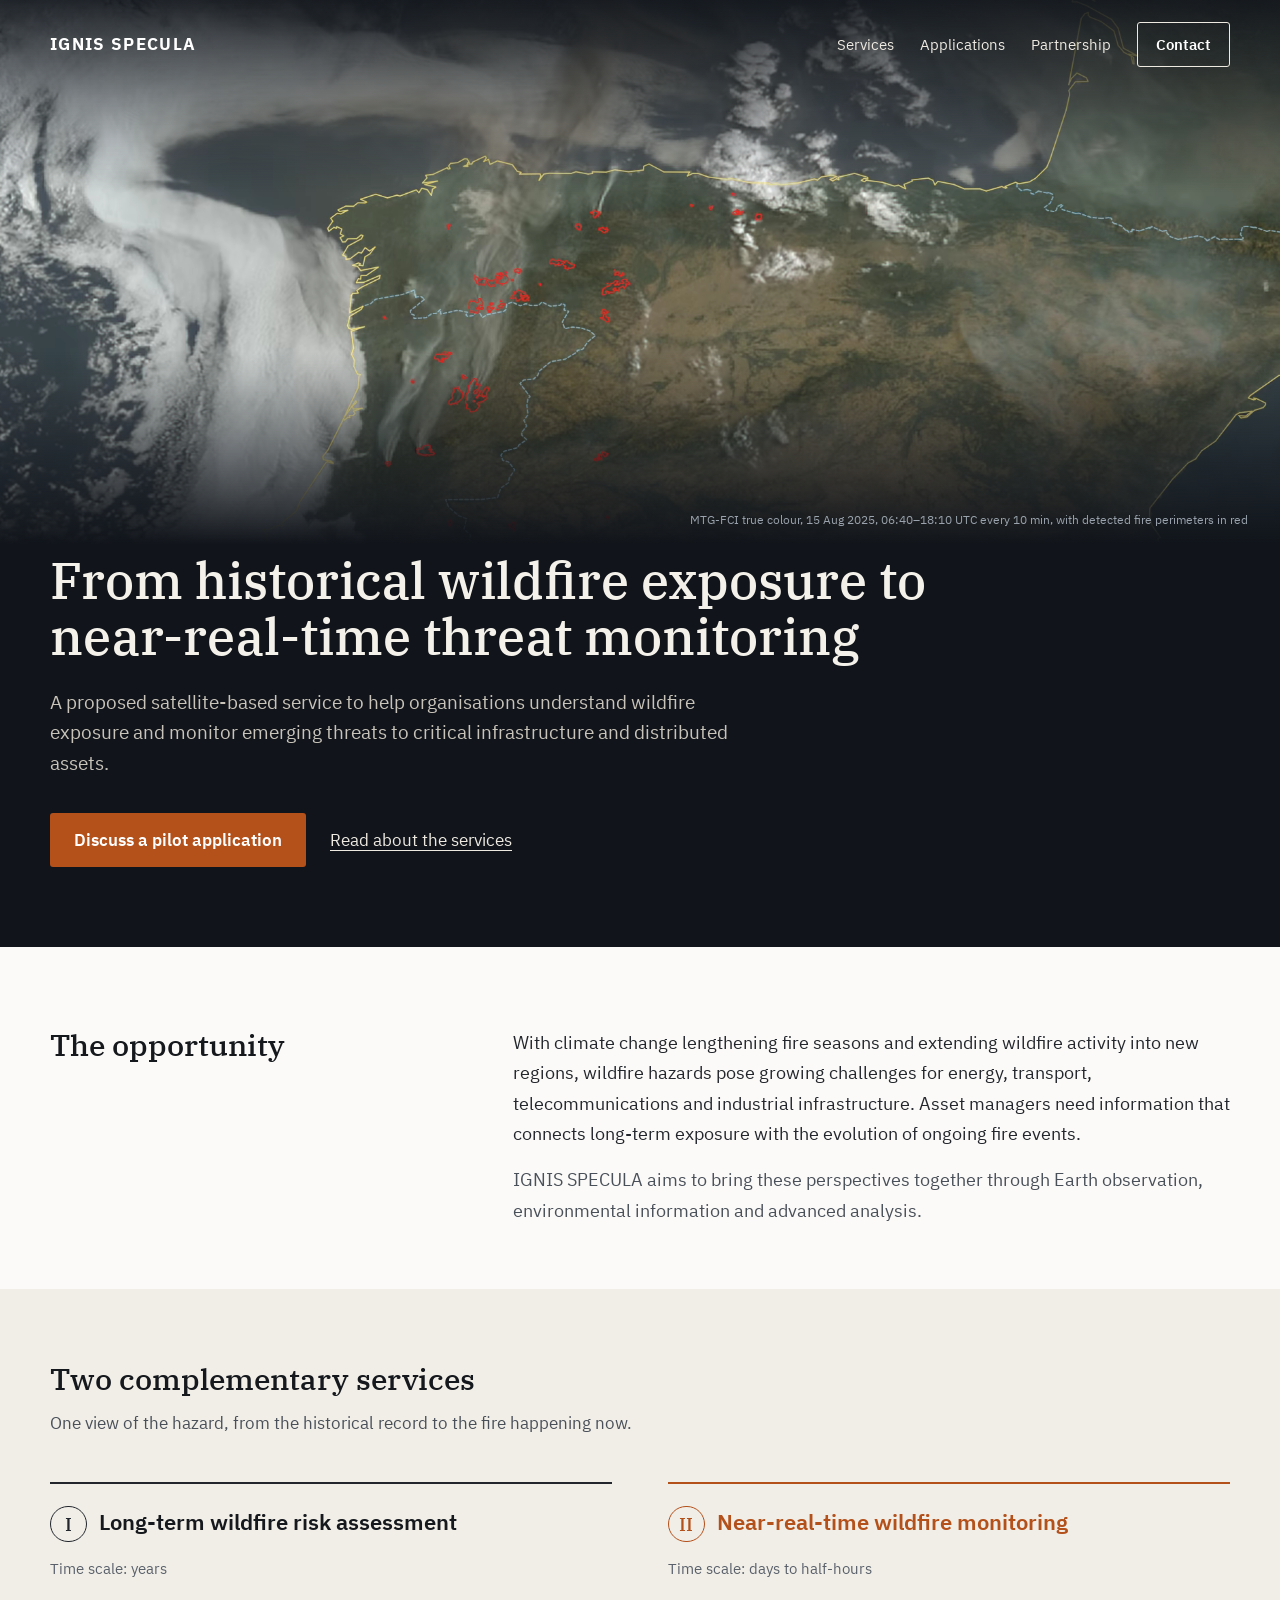
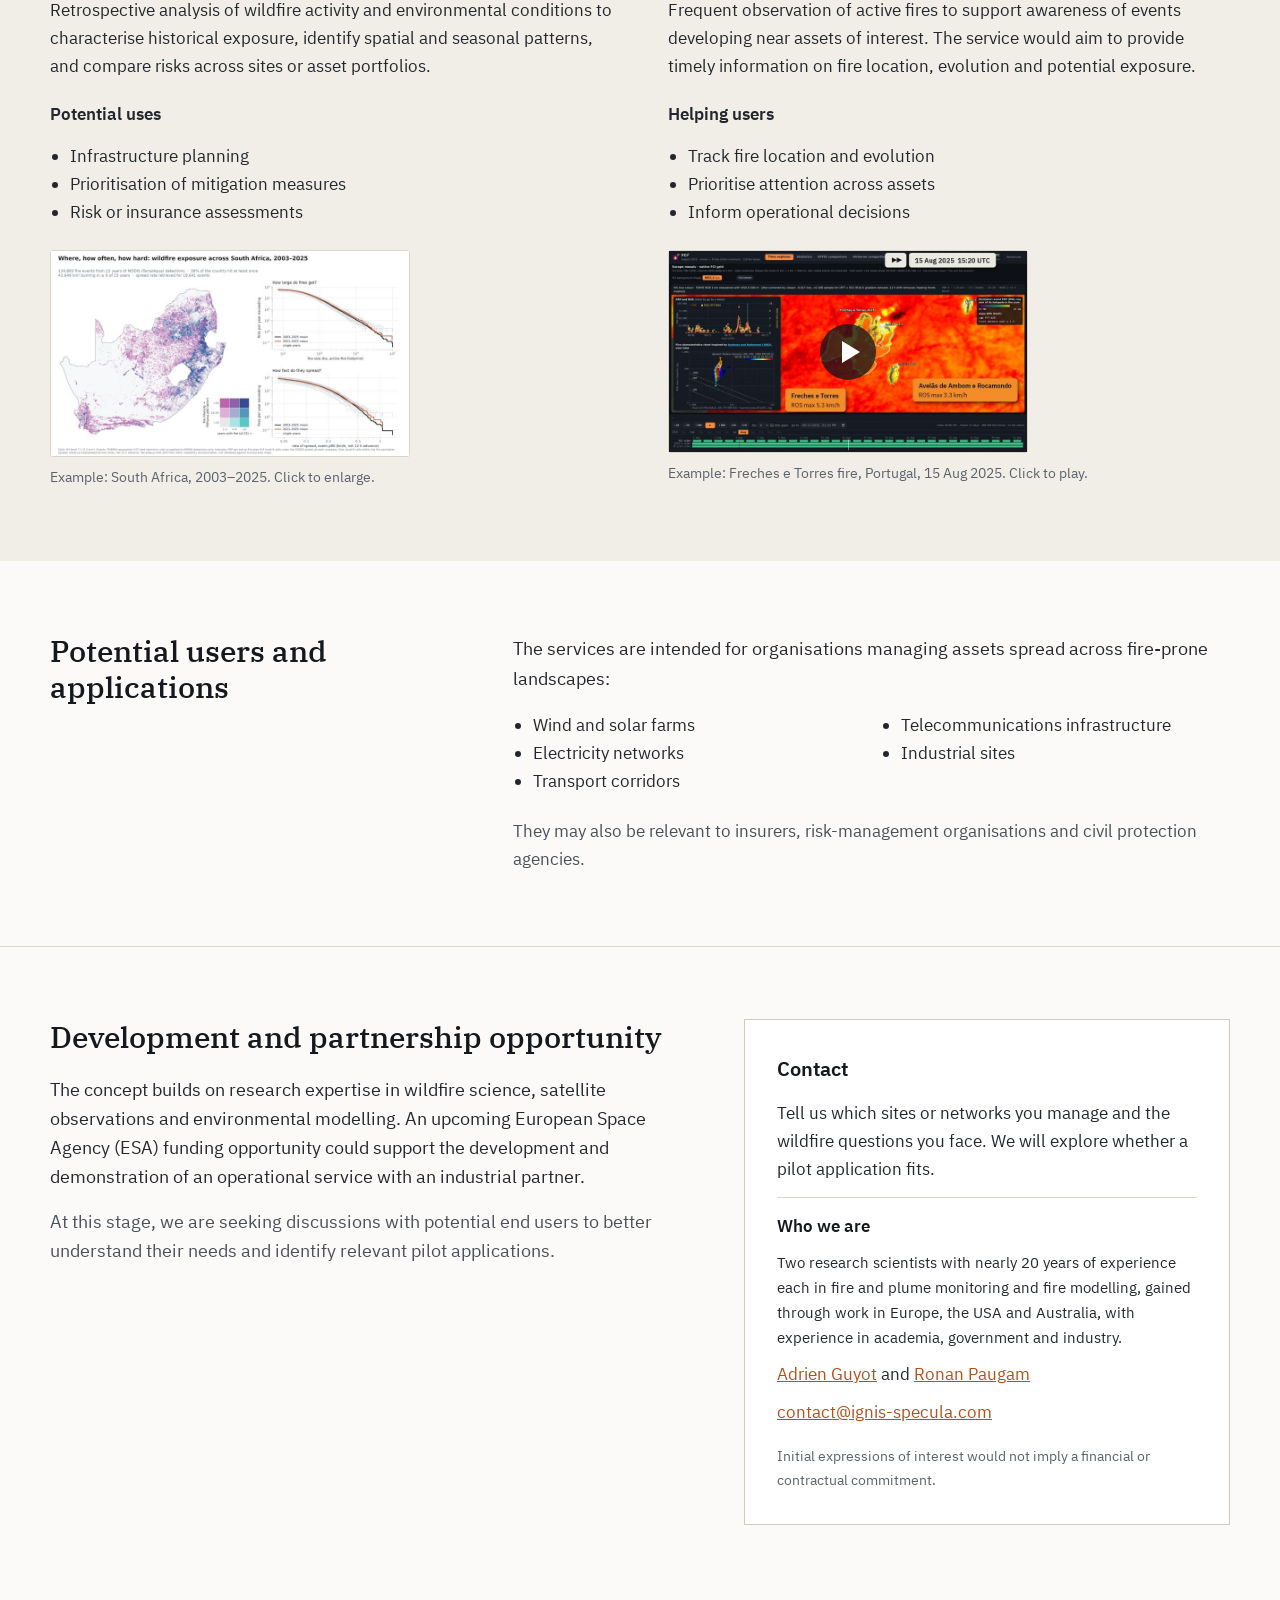
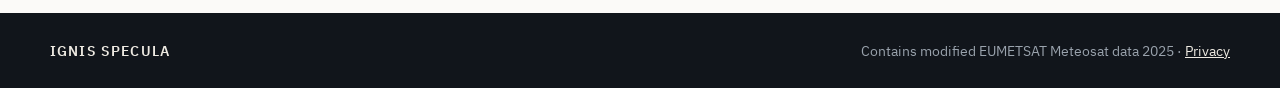
<file: index.html>
<!doctype html>
<html lang="en">
<head>
<meta charset="utf-8">
<meta name="viewport" content="width=device-width, initial-scale=1">
<title>IGNIS SPECULA | Wildfire risk intelligence from space</title>
<meta name="description" content="A proposed satellite-based service to help organisations understand wildfire exposure and monitor emerging threats to critical infrastructure and distributed assets.">
<meta property="og:type" content="website">
<meta property="og:title" content="IGNIS SPECULA | Wildfire risk intelligence from space">
<meta property="og:description" content="From historical wildfire exposure to near-real-time threat monitoring.">
<meta property="og:url" content="https://ignis-specula.com/">
<meta property="og:image" content="https://ignis-specula.com/assets/hero.jpg">
<link rel="canonical" href="https://ignis-specula.com/">
<link rel="stylesheet" href="css/fonts.css">
<style>
html{scroll-behavior:smooth}
body{margin:0;background:#FBFAF8}
a{color:#B4501A}a:hover{color:#7E3610}
@media (max-width:600px){.hero-title{font-size:2.2rem !important}}
.hero-media{object-position:38% 70%}
.hero-seg{position:absolute;top:0;left:0;width:100%;height:100%;object-fit:cover;object-position:38% 70%;opacity:0}
@media (max-width:600px){.hero-media,.hero-seg{object-position:50% 50%}}
@media (max-width:600px){
.topbar{display:grid !important;grid-template-columns:1fr auto;align-items:center;row-gap:10px !important;padding:16px 20px !important}
.topnav{display:contents !important}
.topnav-links{grid-column:1/-1;grid-row:2;gap:22px !important}
.nav-contact{grid-column:2;grid-row:1}
.hero-box{height:clamp(17rem,46vh,24rem) !important}
.hero-fade{height:7rem !important}
.hero-caption{left:20px !important;right:20px !important;bottom:8px !important;font-size:0.7rem !important;line-height:1.4}
}
dialog::backdrop{background:rgba(17,21,27,0.75)}
dialog[open]{overflow:auto}
</style>
</head>
<body>
<div style="background: #FBFAF8; color: #23272D; font-family: 'IBM Plex Sans', Arial, sans-serif; font-size: 1.0625rem; line-height: 1.65">

<header style="background: #11151B; color: #EEEAE2">
<div class="hero-box" style="position: relative; height: 34rem; overflow: hidden">
<picture>
<source media="(max-width: 600px)" srcset="assets/hero-day-mobile-poster.jpg">
<img src="assets/hero-day-poster.jpg" class="hero-media" alt="MTG-FCI true-colour images of the Iberian Peninsula on 15 August 2025, 06:40 to 18:10 UTC, showing smoke plumes spreading from the fires of north-west Spain and Portugal, with their detected fire perimeters in red" style="position: absolute; top: 0; left: 0; width: 100%; height: 100%; object-fit: cover">
</picture>
<div id="hero-video" aria-hidden="true" style="position: absolute; inset: 0"></div>
<div style="position: absolute; top: 0; left: 0; right: 0; height: 12rem; background: linear-gradient(180deg, #11151BEB 0%, #11151B00 100%)"></div>
<div class="hero-fade" style="position: absolute; left: 0; right: 0; bottom: 0; height: 12rem; background: linear-gradient(180deg, #11151B00 0%, #11151B 100%)"></div>
<div class="topbar" style="position: relative; max-width: 1180px; margin: 0 auto; padding: 22px 32px; display: flex; flex-wrap: wrap; align-items: center; justify-content: space-between; gap: 16px">
<span style="font-weight: 700; letter-spacing: 0.08em; font-size: 1.05rem; color: #FFFFFF">IGNIS SPECULA</span>
<nav aria-label="Sections" class="topnav" style="display: flex; flex-wrap: wrap; align-items: center; gap: 26px; font-size: 0.95rem">
<span class="topnav-links" style="display: flex; flex-wrap: wrap; align-items: center; gap: 26px">
<a href="#services" style="color: #EEEAE2; text-decoration: none">Services</a>
<a href="#users" style="color: #EEEAE2; text-decoration: none">Applications</a>
<a href="#partnership" style="color: #EEEAE2; text-decoration: none">Partnership</a>
</span>
<a href="#contact" class="nav-contact" style="color: #FFFFFF; text-decoration: none; font-weight: 600; border: 1px solid #EEEAE2; padding: 9px 18px; border-radius: 3px; min-height: 44px; box-sizing: border-box; display: inline-flex; align-items: center">Contact</a>
</nav>
</div>
<p class="hero-caption" style="position: absolute; left: 32px; right: 32px; bottom: 14px; margin: 0; text-align: right; font-size: 0.78rem; color: #9AA3AD">MTG-FCI true colour, 15 Aug 2025, 06:40–18:10 UTC every 10 min, with detected fire perimeters in red</p>
</div>
<div style="max-width: 1180px; margin: 0 auto; padding: 8px 32px 80px">
<h1 class="hero-title" style="margin: 0 0 22px; max-width: 900px; font-family: 'IBM Plex Serif', Georgia, serif; font-weight: 500; font-size: 3.2rem; line-height: 1.1; color: #F4F1EA">From historical wildfire exposure to near-real-time threat monitoring</h1>
<p style="margin: 0 0 34px; max-width: 680px; font-size: 1.2rem; line-height: 1.6; color: #C9C4BA">A proposed satellite-based service to help organisations understand wildfire exposure and monitor emerging threats to critical infrastructure and distributed assets.</p>
<div style="display: flex; flex-wrap: wrap; align-items: center; gap: 24px">
<a href="#contact" style="background: #B4501A; color: #FFFFFF; text-decoration: none; font-weight: 600; padding: 13px 24px; border-radius: 3px; min-height: 44px; box-sizing: border-box; display: inline-flex; align-items: center">Discuss a pilot application</a>
<a href="#services" style="color: #EEEAE2; text-decoration: underline; text-underline-offset: 4px">Read about the services</a>
</div>
</div>
</header>

<section>
<div style="max-width: 1180px; margin: 0 auto; padding: 80px 32px 64px; display: flex; flex-wrap: wrap; gap: 24px 64px">
<h2 style="flex: 1 1 280px; min-width: 0; margin: 0; font-family: 'IBM Plex Serif', Georgia, serif; font-weight: 500; font-size: 1.9rem; line-height: 1.2; color: #15181C">The opportunity</h2>
<div style="flex: 2 1 480px; min-width: 0">
<p style="margin: 0 0 16px; font-size: 1.15rem">With climate change lengthening fire seasons and extending wildfire activity into new regions, wildfire hazards pose growing challenges for energy, transport, telecommunications and industrial infrastructure. Asset managers need information that connects long-term exposure with the evolution of ongoing fire events.</p>
<p style="margin: 0; font-size: 1.15rem; color: #4A5059">IGNIS SPECULA aims to bring these perspectives together through Earth observation, environmental information and advanced analysis.</p>
</div>
</div>
</section>

<section id="services" style="background: #F1EEE8">
<div style="max-width: 1180px; margin: 0 auto; padding: 72px 32px">
<h2 style="margin: 0 0 12px; font-family: 'IBM Plex Serif', Georgia, serif; font-weight: 500; font-size: 1.9rem; line-height: 1.2; color: #15181C">Two complementary services</h2>
<p style="margin: 0 0 44px; max-width: 680px; color: #4A5059">One view of the hazard, from the historical record to the fire happening now.</p>
<div style="display: grid; grid-template-columns: repeat(auto-fit, minmax(320px, 1fr)); gap: 40px 56px">

<div style="border-top: 2px solid #23272D; padding-top: 22px; display: flex; flex-direction: column; gap: 14px">
<h3 style="margin: 0; font-size: 1.35rem; font-weight: 600; line-height: 1.3; color: #15181C"><span style="display: inline-flex; align-items: center; justify-content: center; width: 1.9em; height: 1.9em; border: 1.5px solid #23272D; border-radius: 50%; box-sizing: border-box; vertical-align: middle; font-family: 'IBM Plex Serif', Georgia, serif; font-weight: 500; font-size: 0.9em; line-height: 1; color: #23272D; margin-right: 12px">I</span>Long-term wildfire risk assessment</h3>
<p style="margin: 0; font-size: 0.95rem; color: #5A616B">Time scale: years</p>
<p style="margin: 0">Retrospective analysis of wildfire activity and environmental conditions to characterise historical exposure, identify spatial and seasonal patterns, and compare risks across sites or asset portfolios.</p>
<p style="margin: 6px 0 0; font-weight: 600">Potential uses</p>
<ul style="margin: 0; padding: 0 0 0 20px">
<li>Infrastructure planning</li>
<li>Prioritisation of mitigation measures</li>
<li>Risk or insurance assessments</li>
</ul>
<figure style="margin: 10px 0 0">
<button type="button" class="example-open" data-dialog="sa-example" aria-haspopup="dialog" style="display: block; width: 100%; max-width: 360px; padding: 0; border: 1px solid #D9D4CA; border-radius: 3px; background: #FFFFFF; cursor: zoom-in">
<img src="assets/SA-FB-example-thumb.jpg" width="800" height="458" alt="Example: wildfire exposure map and annual exceedance charts for South Africa, 2003–2025" style="display: block; width: 100%; height: auto">
</button>
<figcaption style="margin-top: 8px; font-size: 0.9rem; color: #5A616B">Example: South Africa, 2003–2025. Click to enlarge.</figcaption>
</figure>
</div>

<div style="border-top: 2px solid #B4501A; padding-top: 22px; display: flex; flex-direction: column; gap: 14px">
<h3 style="margin: 0; font-size: 1.35rem; font-weight: 600; line-height: 1.3; color: #15181C"><span style="display: inline-flex; align-items: center; justify-content: center; width: 1.9em; height: 1.9em; border: 1.5px solid #B4501A; border-radius: 50%; box-sizing: border-box; vertical-align: middle; font-family: 'IBM Plex Serif', Georgia, serif; font-weight: 500; font-size: 0.9em; line-height: 1; color: #B4501A; margin-right: 12px">II</span><span style="color: #B4501A">Near-real-time wildfire monitoring</span></h3>
<p style="margin: 0; font-size: 0.95rem; color: #5A616B">Time scale: days to half-hours</p>
<p style="margin: 0">Frequent observation of active fires to support awareness of events developing near assets of interest. The service would aim to provide timely information on fire location, evolution and potential exposure.</p>
<p style="margin: 6px 0 0; font-weight: 600">Helping users</p>
<ul style="margin: 0; padding: 0 0 0 20px">
<li>Track fire location and evolution</li>
<li>Prioritise attention across assets</li>
<li>Inform operational decisions</li>
</ul>
<figure style="margin: 10px 0 0">
<button type="button" class="example-open" data-dialog="fet-example" aria-haspopup="dialog" style="position: relative; display: block; width: 100%; max-width: 360px; padding: 0; border: 1px solid #D9D4CA; border-radius: 3px; background: #FFFFFF; cursor: pointer">
<img src="assets/slide04_freches_e_torres-thumb.jpg" width="800" height="450" alt="Video: the IGNIS SPECULA time explorer following the Freches e Torres fire in Portugal on 15 August 2025" style="display: block; width: 100%; height: auto">
<span aria-hidden="true" style="position: absolute; left: 50%; top: 50%; width: 56px; height: 56px; margin: -28px 0 0 -28px; border-radius: 50%; background: rgba(17,21,27,0.75); display: flex; align-items: center; justify-content: center"><span style="width: 0; height: 0; margin-left: 5px; border-style: solid; border-width: 11px 0 11px 18px; border-color: transparent transparent transparent #FFFFFF"></span></span>
</button>
<figcaption style="margin-top: 8px; font-size: 0.9rem; color: #5A616B">Example: Freches e Torres fire, Portugal, 15 Aug 2025. Click to play.</figcaption>
</figure>
</div>

</div>
</div>
</section>

<section id="users">
<div style="max-width: 1180px; margin: 0 auto; padding: 72px 32px; display: flex; flex-wrap: wrap; gap: 24px 64px">
<h2 style="flex: 1 1 280px; min-width: 0; margin: 0; font-family: 'IBM Plex Serif', Georgia, serif; font-weight: 500; font-size: 1.9rem; line-height: 1.2; color: #15181C">Potential users and applications</h2>
<div style="flex: 2 1 480px; min-width: 0">
<p style="margin: 0 0 18px; font-size: 1.15rem">The services are intended for organisations managing assets spread across fire-prone landscapes:</p>
<ul style="margin: 0 0 22px; padding: 0 0 0 20px; columns: 2 220px; column-gap: 40px">
<li>Wind and solar farms</li>
<li>Electricity networks</li>
<li>Transport corridors</li>
<li>Telecommunications infrastructure</li>
<li>Industrial sites</li>
</ul>
<p style="margin: 0; color: #4A5059">They may also be relevant to insurers, risk-management organisations and civil protection agencies.</p>
</div>
</div>
</section>

<section id="partnership" style="border-top: 1px solid #DDD8CF">
<div style="max-width: 1180px; margin: 0 auto; padding: 72px 32px 88px; display: flex; flex-wrap: wrap; gap: 40px 64px">
<div style="flex: 3 1 480px; min-width: 0">
<h2 style="margin: 0 0 20px; font-family: 'IBM Plex Serif', Georgia, serif; font-weight: 500; font-size: 1.9rem; line-height: 1.2; color: #15181C">Development and partnership opportunity</h2>
<p style="margin: 0 0 16px; font-size: 1.1rem">The concept builds on research expertise in wildfire science, satellite observations and environmental modelling. An upcoming European Space Agency (ESA) funding opportunity could support the development and demonstration of an operational service with an industrial partner.</p>
<p style="margin: 0; font-size: 1.1rem; color: #4A5059">At this stage, we are seeking discussions with potential end users to better understand their needs and identify relevant pilot applications.</p>
</div>
<div id="contact" style="flex: 2 1 320px; min-width: 0; align-self: flex-start; border: 1px solid #CFC9BE; background: #FFFFFF; padding: 32px; display: flex; flex-direction: column; gap: 14px">
<h3 style="margin: 0; font-size: 1.25rem; font-weight: 600; color: #15181C">Contact</h3>
<p style="margin: 0">Tell us which sites or networks you manage and the wildfire questions you face. We will explore whether a pilot application fits.</p>
<div style="border-top: 1px solid #DDD8CF; padding-top: 14px; display: flex; flex-direction: column; gap: 10px">
<p style="margin: 0; font-weight: 600; color: #15181C">Who we are</p>
<p style="margin: 0; font-size: 0.95rem">Two research scientists with nearly 20 years of experience each in fire and plume monitoring and fire modelling, gained through work in Europe, the USA and Australia, with experience in academia, government and industry.</p>
<p style="margin: 0"><a href="https://au.linkedin.com/in/adrien-guyot-7a17a528" target="_blank" rel="noopener">Adrien Guyot</a> and <a href="https://es.linkedin.com/in/ronan-paugam-4a688546" target="_blank" rel="noopener">Ronan Paugam</a></p>
<p style="margin: 0"><a class="em" data-u="contact" data-d="ignis-specula" data-t="com" href="#">contact [at] ignis-specula [dot] com</a></p>
</div>
<p style="margin: 4px 0 0; font-size: 0.9rem; color: #5A616B">Initial expressions of interest would not imply a financial or contractual commitment.</p>
</div>
</div>
</section>

<footer style="background: #11151B; color: #9AA3AD">
<div style="max-width: 1180px; margin: 0 auto; padding: 26px 32px; display: flex; flex-wrap: wrap; justify-content: space-between; gap: 12px; font-size: 0.9rem">
<span style="font-weight: 600; letter-spacing: 0.08em; color: #EEEAE2">IGNIS SPECULA</span>
<span>Contains modified EUMETSAT Meteosat data 2025 · <a href="privacy.html" style="color: #EEEAE2">Privacy</a></span>
</div>
</footer>

</div>
<dialog id="sa-example" aria-labelledby="sa-example-title" style="width: min(1100px, 94vw); max-height: 92vh; padding: 0; border: none; border-radius: 4px; background: #FBFAF8; color: #23272D; font-family: 'IBM Plex Sans', Arial, sans-serif; font-size: 1.0625rem; line-height: 1.65">
<div style="padding: 20px 24px 28px">
<div style="display: flex; justify-content: space-between; align-items: flex-start; gap: 16px; margin-bottom: 14px">
<h3 id="sa-example-title" style="margin: 0; font-size: 1.2rem; font-weight: 600; line-height: 1.3; color: #15181C">Example: wildfire exposure across South Africa, 2003–2025</h3>
<button type="button" class="dialog-close" aria-label="Close" style="flex: none; min-width: 44px; min-height: 44px; border: 1px solid #23272D; border-radius: 3px; background: transparent; font-size: 1.3rem; line-height: 1; cursor: pointer; color: #23272D">&times;</button>
</div>
<a href="assets/SA-FB-example.jpg" target="_blank" rel="noopener" style="display: block"><img src="assets/SA-FB-example.jpg" width="2540" height="1456" alt="Map of South Africa coloured by how often fire returns and how intensely it burns in each cell, with two charts of the number of fires per year exceeding a given fire size and a given spread rate" loading="lazy" style="display: block; width: 100%; height: auto"></a>
<div style="max-width: 760px; margin-top: 20px">
<p style="margin: 0 0 14px">From 23 years of satellite fire observations, we reconstructed about 135,000 fire events across South Africa. The map shows, for each 5 km² cell, how often fire returns and how intensely it burns. Dark blue marks areas that burn often and intensely, such as the eastern grasslands of Mpumalanga and KwaZulu-Natal. Pink marks areas that burn rarely but intensely, such as the fynbos mountains of the Western Cape: rare does not mean safe. Overall, 38&nbsp;% of the country was hit at least once.</p>
<p style="margin: 0 0 14px">The two charts turn this history into annual exceedance figures that risk and asset managers can use directly. Each year about 1,000 fires exceed 1,000&nbsp;ha, about one exceeds 25,000&nbsp;ha, and around ten have a p80 spread rate above 0.4&nbsp;km/h. Applied to a site, a power line or a whole portfolio, the same method gives local fire frequency, intensity and likely spread rates to support siting, mitigation and insurance decisions.</p>
<p style="margin: 0; font-size: 0.9rem; color: #5A616B">Feasibility demonstration based on MODIS satellite data; not yet validated against mapped burned areas. <a href="assets/SA-FB-example.jpg" target="_blank" rel="noopener">Open the full-size image</a>.</p>
</div>
</div>
</dialog>

<dialog id="fet-example" aria-labelledby="fet-example-title" style="width: min(1100px, 94vw); max-height: 92vh; padding: 0; border: none; border-radius: 4px; background: #FBFAF8; color: #23272D; font-family: 'IBM Plex Sans', Arial, sans-serif; font-size: 1.0625rem; line-height: 1.65">
<div style="padding: 20px 24px 28px">
<div style="display: flex; justify-content: space-between; align-items: flex-start; gap: 16px; margin-bottom: 14px">
<h3 id="fet-example-title" style="margin: 0; font-size: 1.2rem; font-weight: 600; line-height: 1.3; color: #15181C">Example: following the Freches e Torres fire, Portugal, 15 August 2025</h3>
<button type="button" class="dialog-close" aria-label="Close" style="flex: none; min-width: 44px; min-height: 44px; border: 1px solid #23272D; border-radius: 3px; background: transparent; font-size: 1.3rem; line-height: 1; cursor: pointer; color: #23272D">&times;</button>
</div>
<video controls muted playsinline preload="none" poster="assets/slide04_freches_e_torres-poster.jpg" width="1600" height="900" style="display: block; width: 100%; height: auto; background: #11151B">
<source src="assets/slide04_freches_e_torres.mp4" type="video/mp4">
</video>
<div style="max-width: 760px; margin-top: 20px">
<p style="margin: 0 0 14px">This is a view of the IGNIS SPECULA system. We show here the time explorer on 15 August 2025, over north-west Iberia. We start at 18:00 UTC and run the scans back to 06:30, one 10-minute scan per frame. Then we go forward in time and zoom onto the Freches e Torres fire. From about ×19, the NIR 2.2&nbsp;µm boxes at 500&nbsp;m appear, and at maximum zoom (×40) we click the event to open its information box.</p>
<p style="margin: 0 0 14px">The box shows the FRP and rate-of-spread time series and a fire characteristics chart. The chart plots heat per unit area against the hourly head-fire rate of spread, with one point per hour, and has lines at 100, 500 and 1000&nbsp;BTU/ft/s. Every new scan updates it and places the fire in an intensity class.</p>
<p style="margin: 0">Finally the view backs off and we keep running to 18:00. Avelãs de Ambom e Rocamondo ignites to the south-east and makes a fast run: up to 3.3&nbsp;km/h, with an FRP peak of 11.6&nbsp;GW.</p>
</div>
</div>
</dialog>

<script>
document.querySelectorAll('a.em').forEach(function(a){
  var e=a.dataset.u+'\u0040'+a.dataset.d+'.'+a.dataset.t;
  a.href='mai'+'lto:'+e; a.textContent=e;
});
document.querySelectorAll('.example-open').forEach(function(b){
  var d=document.getElementById(b.dataset.dialog);
  if(!d||!d.showModal)return;
  var v=d.querySelector('video');
  b.addEventListener('click',function(){d.showModal();if(v){var p=v.play();if(p)p.catch(function(){});}});
  d.querySelector('.dialog-close').addEventListener('click',function(){d.close();});
  d.addEventListener('click',function(e){if(e.target===d)d.close();});
  if(v)d.addEventListener('close',function(){v.pause();});
});
</script>
<script src="hero-player.js"></script>
</body>
</html>
</file>
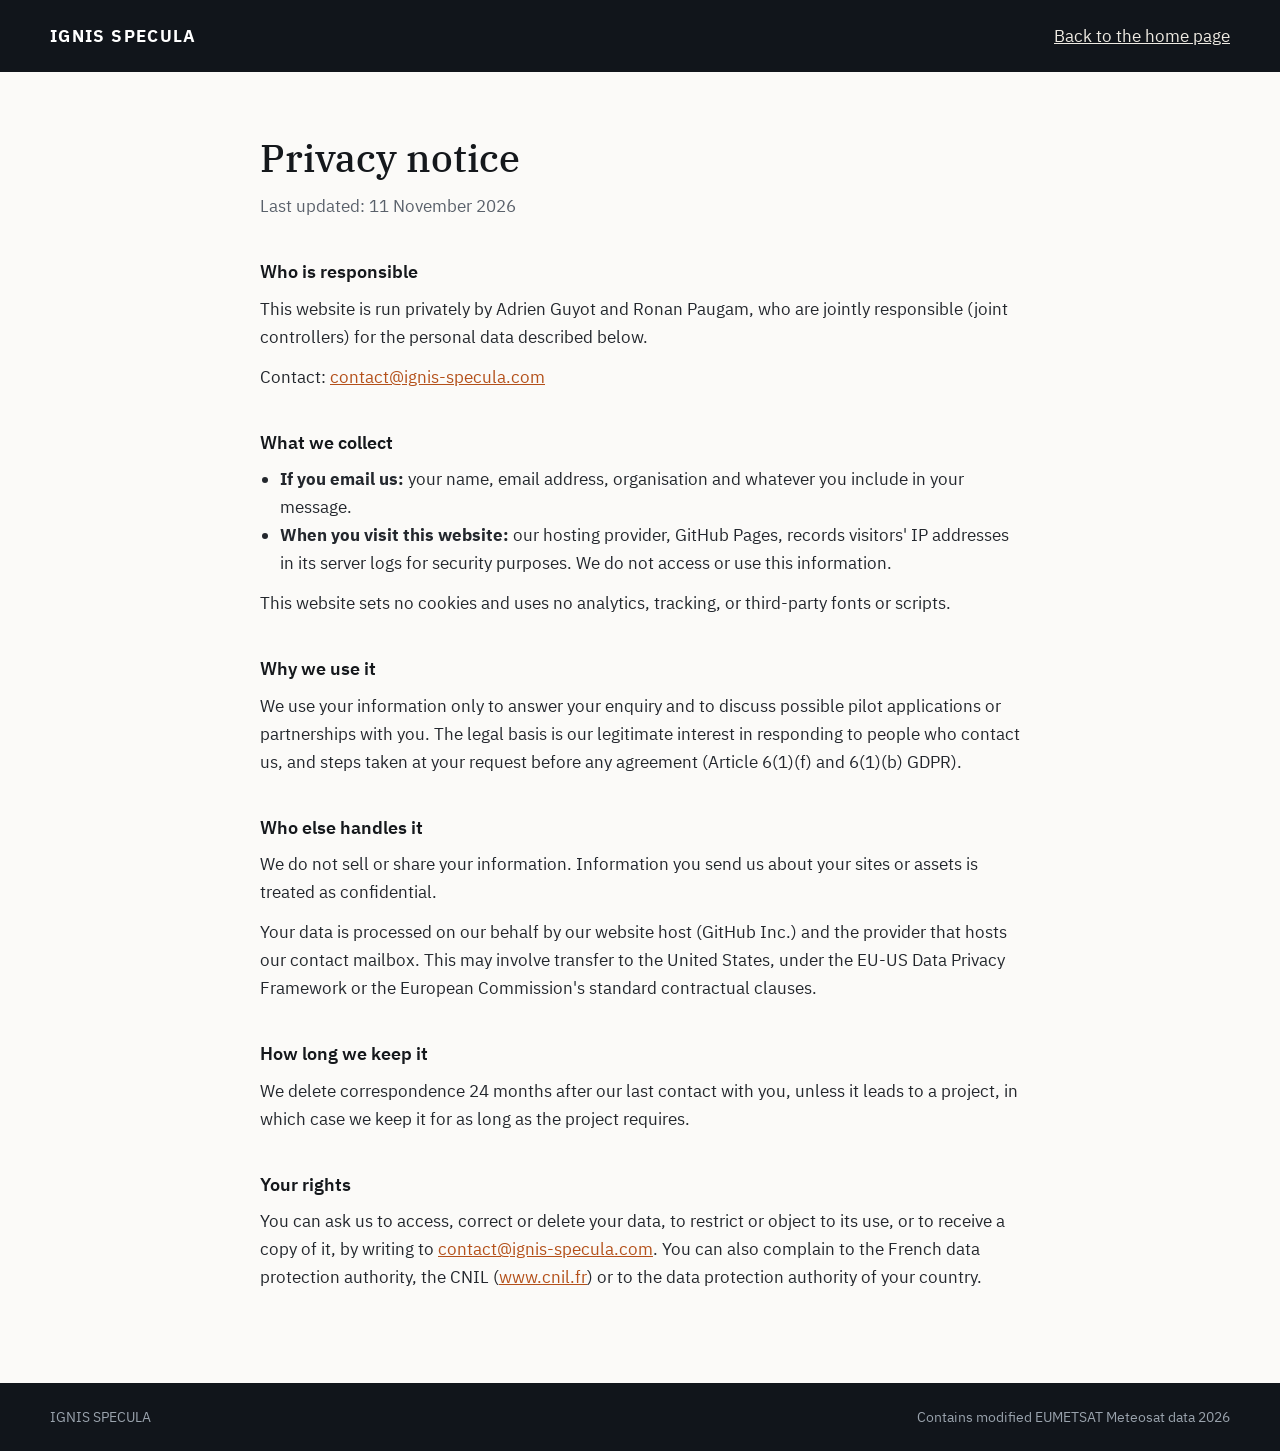
<file: privacy.html>
<!doctype html>
<html lang="en">
<head>
<meta charset="utf-8">
<meta name="viewport" content="width=device-width, initial-scale=1">
<title>Privacy | IGNIS SPECULA</title>
<meta name="robots" content="noindex">
<link rel="canonical" href="https://ignis-specula.com/privacy.html">
<link rel="stylesheet" href="css/fonts.css">
<style>
body{margin:0;background:#FBFAF8;color:#23272D;font-family:'IBM Plex Sans',Arial,sans-serif;font-size:1.0625rem;line-height:1.65}
a{color:#B4501A}a:hover{color:#7E3610}
header,footer{background:#11151B}
.wrap{max-width:760px;margin:0 auto;padding:0 32px}
header .wrap,footer .wrap{max-width:1180px;padding-top:22px;padding-bottom:22px;display:flex;flex-wrap:wrap;justify-content:space-between;align-items:center;gap:12px}
.brand{font-weight:700;letter-spacing:.08em;color:#fff;text-decoration:none}
header a.back{color:#EEEAE2}
main .wrap{padding-top:64px;padding-bottom:80px}
h1{font-family:'IBM Plex Serif',Georgia,serif;font-weight:500;font-size:2.4rem;line-height:1.15;color:#15181C;margin:0 0 12px}
h2{font-size:1.15rem;font-weight:600;color:#15181C;margin:36px 0 8px}
p,ul{margin:0 0 12px}
ul{padding-left:20px}
.meta{color:#5A616B}
footer{color:#9AA3AD;font-size:.9rem}
footer a{color:#EEEAE2}
</style>
</head>
<body>
<header><div class="wrap"><a class="brand" href="./">IGNIS SPECULA</a><a class="back" href="./">Back to the home page</a></div></header>
<main><div class="wrap">
<h1>Privacy notice</h1>
<p class="meta">Last updated: 11 November 2026</p>

<h2>Who is responsible</h2>
<p>This website is run privately by Adrien Guyot and Ronan Paugam, who are jointly responsible (joint controllers) for the personal data described below.</p>
<p>Contact: <a class="em" data-u="contact" data-d="ignis-specula" data-t="com" href="#">contact [at] ignis-specula [dot] com</a></p>

<h2>What we collect</h2>
<ul>
<li><b>If you email us:</b> your name, email address, organisation and whatever you include in your message.</li>
<li><b>When you visit this website:</b> our hosting provider, GitHub Pages, records visitors' IP addresses in its server logs for security purposes. We do not access or use this information.</li>
</ul>
<p>This website sets no cookies and uses no analytics, tracking, or third-party fonts or scripts.</p>

<h2>Why we use it</h2>
<p>We use your information only to answer your enquiry and to discuss possible pilot applications or partnerships with you. The legal basis is our legitimate interest in responding to people who contact us, and steps taken at your request before any agreement (Article 6(1)(f) and 6(1)(b) GDPR).</p>

<h2>Who else handles it</h2>
<p>We do not sell or share your information. Information you send us about your sites or assets is treated as confidential.</p>
<p>Your data is processed on our behalf by our website host (GitHub Inc.) and the provider that hosts our contact mailbox. This may involve transfer to the United States, under the EU-US Data Privacy Framework or the European Commission's standard contractual clauses.</p>

<h2>How long we keep it</h2>
<p>We delete correspondence 24 months after our last contact with you, unless it leads to a project, in which case we keep it for as long as the project requires.</p>

<h2>Your rights</h2>
<p>You can ask us to access, correct or delete your data, to restrict or object to its use, or to receive a copy of it, by writing to <a class="em" data-u="contact" data-d="ignis-specula" data-t="com" href="#">contact [at] ignis-specula [dot] com</a>. You can also complain to the French data protection authority, the CNIL (<a href="https://www.cnil.fr" rel="noopener">www.cnil.fr</a>) or to the data protection authority of your country.</p>
</div></main>
<footer><div class="wrap"><span>IGNIS SPECULA</span><span>Contains modified EUMETSAT Meteosat data 2026</span></div></footer>
<script>
document.querySelectorAll('a.em').forEach(function(a){
  var e=a.dataset.u+'\u0040'+a.dataset.d+'.'+a.dataset.t;
  a.href='mai'+'lto:'+e; a.textContent=e;
});
</script>
</body>
</html>
</file>
<file: css/fonts.css>
/* IBM Plex, SIL Open Font License 1.1, served from this site (no Google Fonts).
   Put the .woff2 files in ../fonts/ with exactly these names. */
@font-face{font-family:'IBM Plex Sans';font-style:normal;font-weight:400;font-display:swap;src:url(../fonts/IBMPlexSans-Regular.woff2) format('woff2')}
@font-face{font-family:'IBM Plex Sans';font-style:italic;font-weight:400;font-display:swap;src:url(../fonts/IBMPlexSans-Italic.woff2) format('woff2')}
@font-face{font-family:'IBM Plex Sans';font-style:normal;font-weight:500;font-display:swap;src:url(../fonts/IBMPlexSans-Medium.woff2) format('woff2')}
@font-face{font-family:'IBM Plex Sans';font-style:normal;font-weight:600;font-display:swap;src:url(../fonts/IBMPlexSans-SemiBold.woff2) format('woff2')}
@font-face{font-family:'IBM Plex Sans';font-style:normal;font-weight:700;font-display:swap;src:url(../fonts/IBMPlexSans-Bold.woff2) format('woff2')}
@font-face{font-family:'IBM Plex Serif';font-style:normal;font-weight:500;font-display:swap;src:url(../fonts/IBMPlexSerif-Medium.woff2) format('woff2')}
@font-face{font-family:'IBM Plex Serif';font-style:normal;font-weight:600;font-display:swap;src:url(../fonts/IBMPlexSerif-SemiBold.woff2) format('woff2')}
</file>
